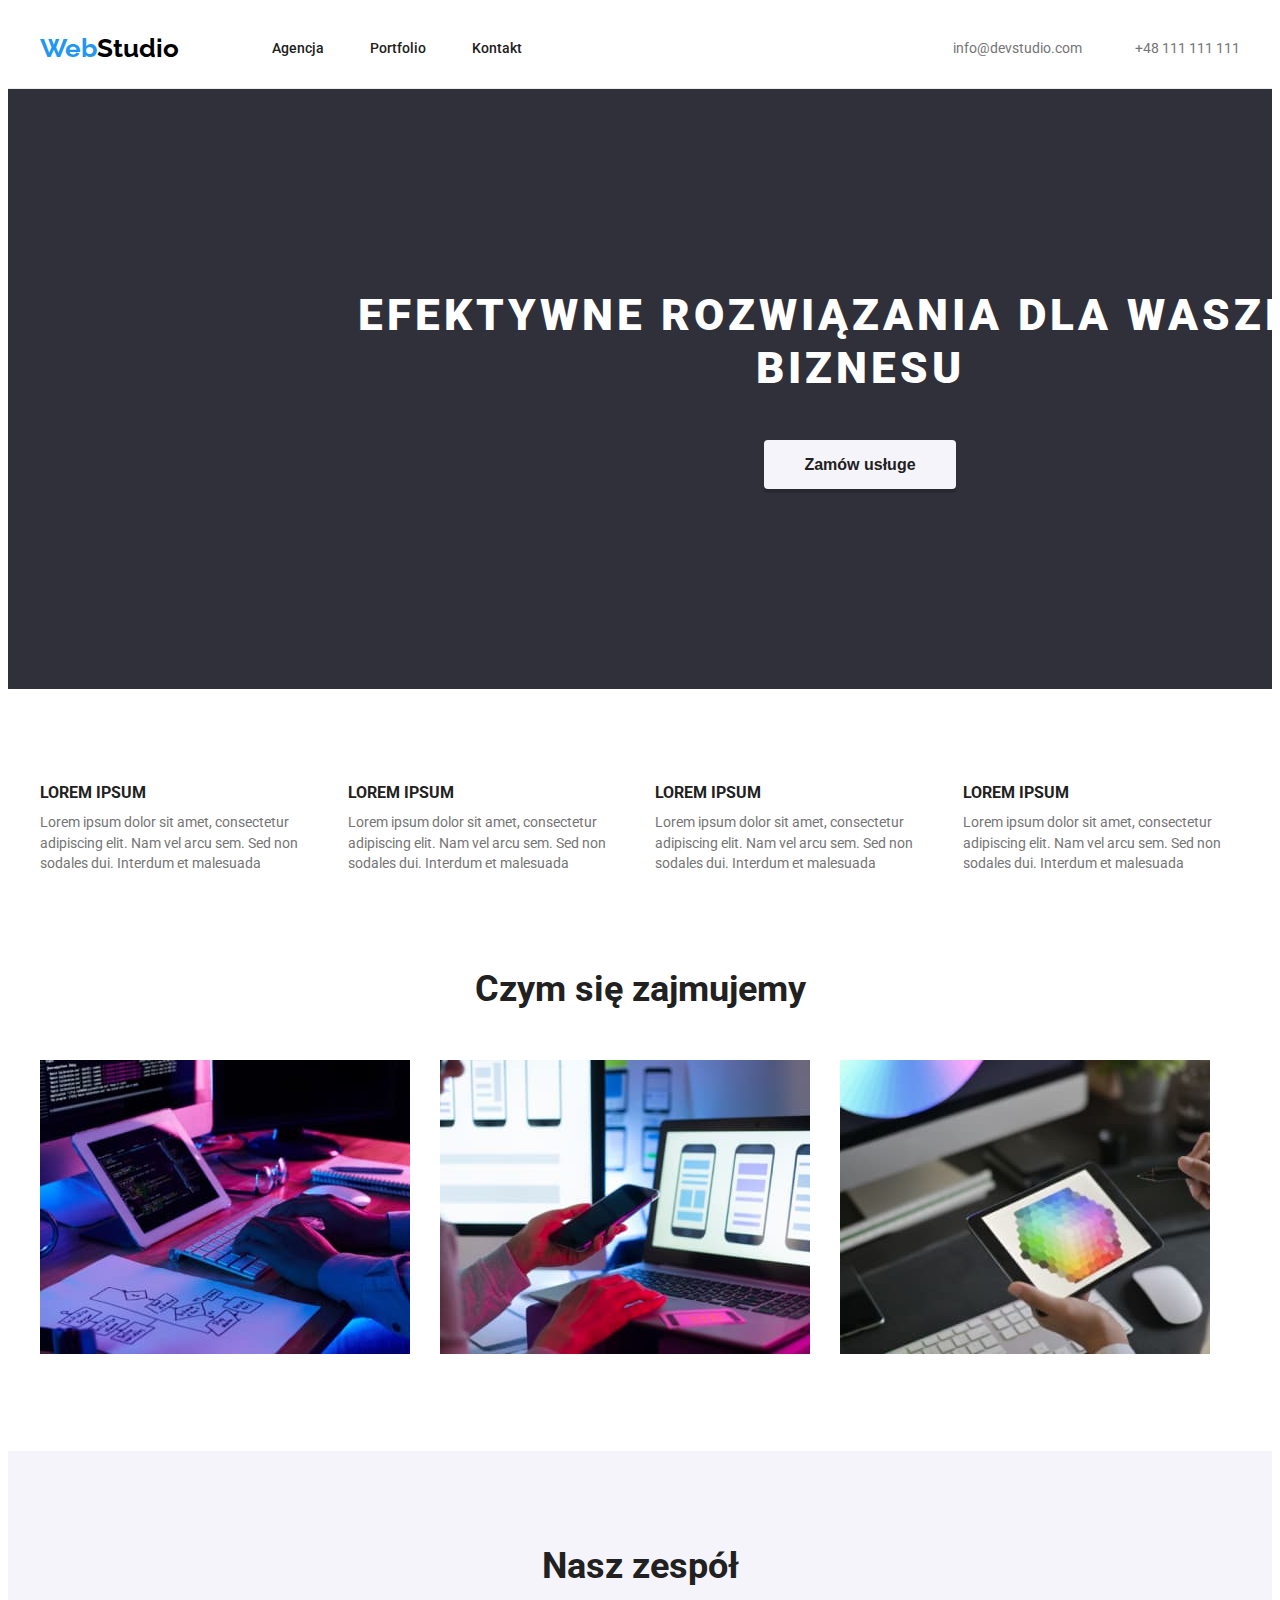
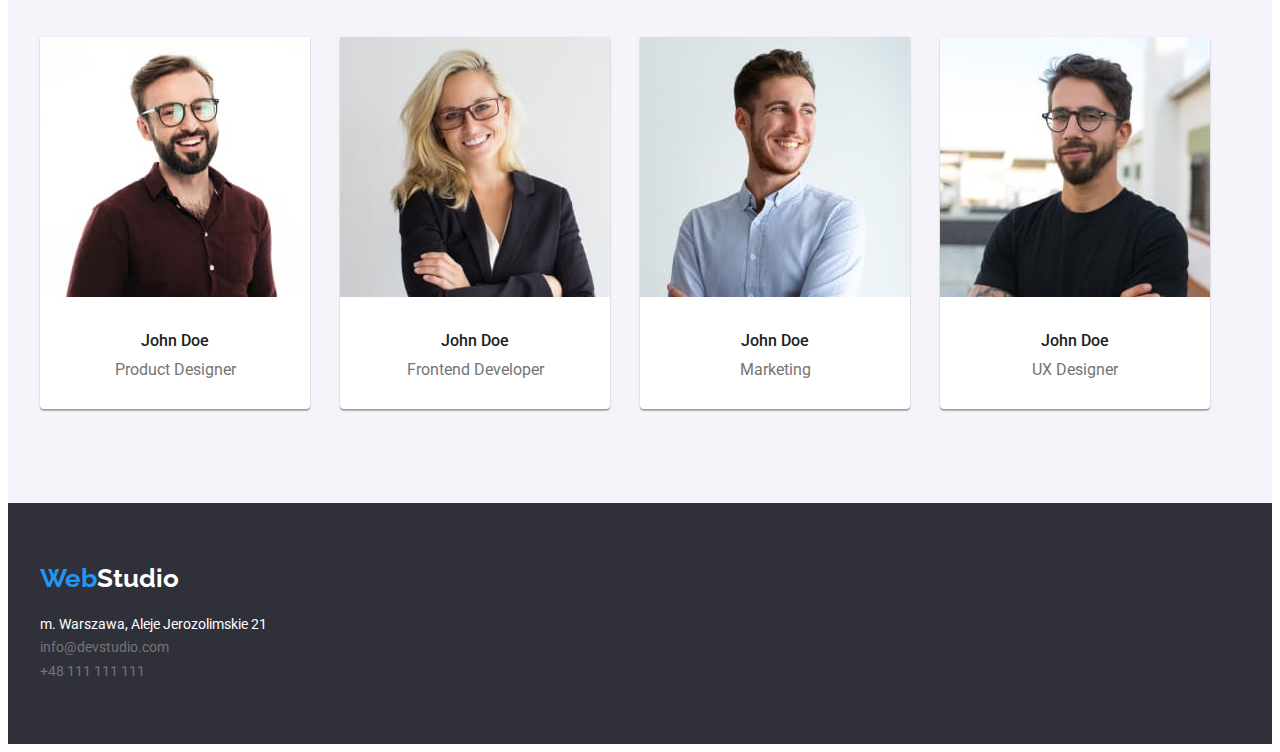
<file: index.html>
<!DOCTYPE html>
<html lang="pl">
  <head>
    <meta charset="UTF-8" />
    <meta http-equiv="X-UA-Compatible" content="ie=edge" />
    <meta name="viewport" content="width=device-width, initial-scale=1.0" />
    <title>WebStudio</title>
    <link rel="preconnect" href="https://fonts.googleapis.com" />
    <link rel="preconnect" href="https://fonts.gstatic.com" crossorigin />
    <link
      href="https://fonts.googleapis.com/css2?family=Raleway:wght@700&family=Roboto:wght@400;500;700;900&display=swap"
      rel="stylesheet"
    />
    <link
      rel="stylesheet"
      href="https://cdnjs.cloudflare.com/ajax/libs/modern-normalize/1.1.0/modern-normalize.min.css"
      integrity="sha512-wpPYUAdjBVSE4KJnH1VR1HeZfpl1ub8YT/NKx4PuQ5NmX2tKuGu6U/JRp5y+Y8XG2tV+wKQpNHVUX03MfMFn9Q=="
      crossorigin="anonymous"
      referrerpolicy="no-referrer"
    />
    <link rel="stylesheet" href="./css/styles.css" />
  </head>
  <body>
    <header class="header">
      <div class="container">
        <a href="index.html" class="logo link">
          <span class="logo-blue">Web</span>Studio
        </a>
        <nav>
          <ul class="menu">
            <li class="menu-item list-item">
              <a href="#" class="link">Agencja</a>
            </li>
            <li class="menu-item list-item">
              <a href="portfolio.html" class="link">Portfolio</a>
            </li>
            <li class="menu-item list-item">
              <a href="#" class="link">Kontakt</a>
            </li>
          </ul>
        </nav>
        <ul class="links">
          <a href="mailto:info@devstudio.com" class="link"
            >info@devstudio.com</a
          >
          <a href="tel:+48111111111" class="link">+48 111 111 111</a>
        </ul>
      </div>
    </header>
    <main>
      <!-- Hero section -->
      <section id="hero" class="section hero-section">
        <div class="container">
          <h1 class="hero-header">EFEKTYWNE ROZWIĄZANIA DLA WASZEGO BIZNESU</h1>
          <button type="button" class="hero-button button">Zamów usługe</button>
        </div>
      </section>

      <!-- Our Advantages section -->
      <section id="our-advantages" class="section our-advantages-section">
        <div class="container">
          <ul class="descriptions">
            <li class="description list-item">
              <h3 class="description-header">LOREM IPSUM</h3>
              <p class="description-content">
                Lorem ipsum dolor sit amet, consectetur adipiscing elit. Nam vel
                arcu sem. Sed non sodales dui. Interdum et malesuada
              </p>
            </li>
            <li class="description list-item">
              <h3 class="description-header">LOREM IPSUM</h3>
              <p class="description-content">
                Lorem ipsum dolor sit amet, consectetur adipiscing elit. Nam vel
                arcu sem. Sed non sodales dui. Interdum et malesuada
              </p>
            </li>
            <li class="description list-item">
              <h3 class="description-header">LOREM IPSUM</h3>
              <p class="description-content">
                Lorem ipsum dolor sit amet, consectetur adipiscing elit. Nam vel
                arcu sem. Sed non sodales dui. Interdum et malesuada
              </p>
            </li>
            <li class="description list-item">
              <h3 class="description-header">LOREM IPSUM</h3>
              <p class="description-content">
                Lorem ipsum dolor sit amet, consectetur adipiscing elit. Nam vel
                arcu sem. Sed non sodales dui. Interdum et malesuada
              </p>
            </li>
          </ul>
        </div>
      </section>
      <!-- end of Our Advantages section -->

      <!-- About section -->
      <section id="about" class="section about-section">
        <div class="container">
          <h2 class="section-header">Czym się zajmujemy</h2>
          <ul class="gallery">
            <li class="gallery-image list-item">
              <img
                src="./images/about/box1.jpg"
                alt="Implementowanie algorytmu narysowanego na kartce"
                width="370"
                height="294"
              />
            </li>
            <li class="gallery-image list-item">
              <img
                src="./images/about/box2.jpg"
                alt="Przeglądanie układów interfejsu aplikacji mobilnej na laptopie"
                width="370"
                height="294"
              />
            </li>
            <li class="gallery-image list-item">
              <img
                src="./images/about/box3.jpg"
                alt="Oglądanie palety barw na tablecie"
                width="370"
                height="294"
              />
            </li>
          </ul>
        </div>
      </section>
      <!-- end of About section -->

      <!-- Our Team section -->
      <section id="our-team" class="section our-team-section">
        <div class="container">
          <h2 class="section-header">Nasz zespół</h2>
          <ul class="cards">
            <li class="card list-item">
              <figure class="card-content">
                <img
                  src="./images/team/card1.jpg"
                  alt="John Doe photo"
                  width="270"
                  height="260"
                />
                <figcaption class="card-caption">
                  <p class="card-title">John Doe</p>
                  <p class="card-description">Product Designer</p>
                </figcaption>
              </figure>
            </li>
            <li class="card list-item">
              <figure class="card-content">
                <img
                  src="./images/team/card2.jpg"
                  alt="John Doe photo"
                  width="270"
                  height="260"
                />
                <figcaption class="card-caption">
                  <p class="card-title">John Doe</p>
                  <p class="card-description">Frontend Developer</p>
                </figcaption>
              </figure>
            </li>
            <li class="card list-item">
              <figure class="card-content">
                <img
                  src="./images/team/card3.jpg"
                  alt="John Doe photo"
                  width="270"
                  height="260"
                />
                <figcaption class="card-caption">
                  <p class="card-title">John Doe</p>
                  <p class="card-description">Marketing</p>
                </figcaption>
              </figure>
            </li>
            <li class="card list-item">
              <figure class="card-content">
                <img
                  src="./images/team/card4.jpg"
                  alt="John Doe photo"
                  width="270"
                  height="260"
                />
                <figcaption class="card-caption">
                  <p class="card-title">John Doe</p>
                  <p class="card-description">UX Designer</p>
                </figcaption>
              </figure>
            </li>
          </ul>
        </div>
      </section>
      <!-- end of Our Team section -->
    </main>
    <footer class="footer">
      <div class="container">
        <a href="index.html" class="logo link">
          <span class="logo-blue">Web</span>Studio
        </a>
        <address class="address">
          m. Warszawa, Aleje Jerozolimskie 21
          <br />
          <a href="mailto:info@devstudio.com" class="link"
            >info@devstudio.com</a
          >
          <br />
          <a href="tel:+48111111111" class="link">+48 111 111 111</a>
        </address>
      </div>
    </footer>
  </body>
</html>
</file>
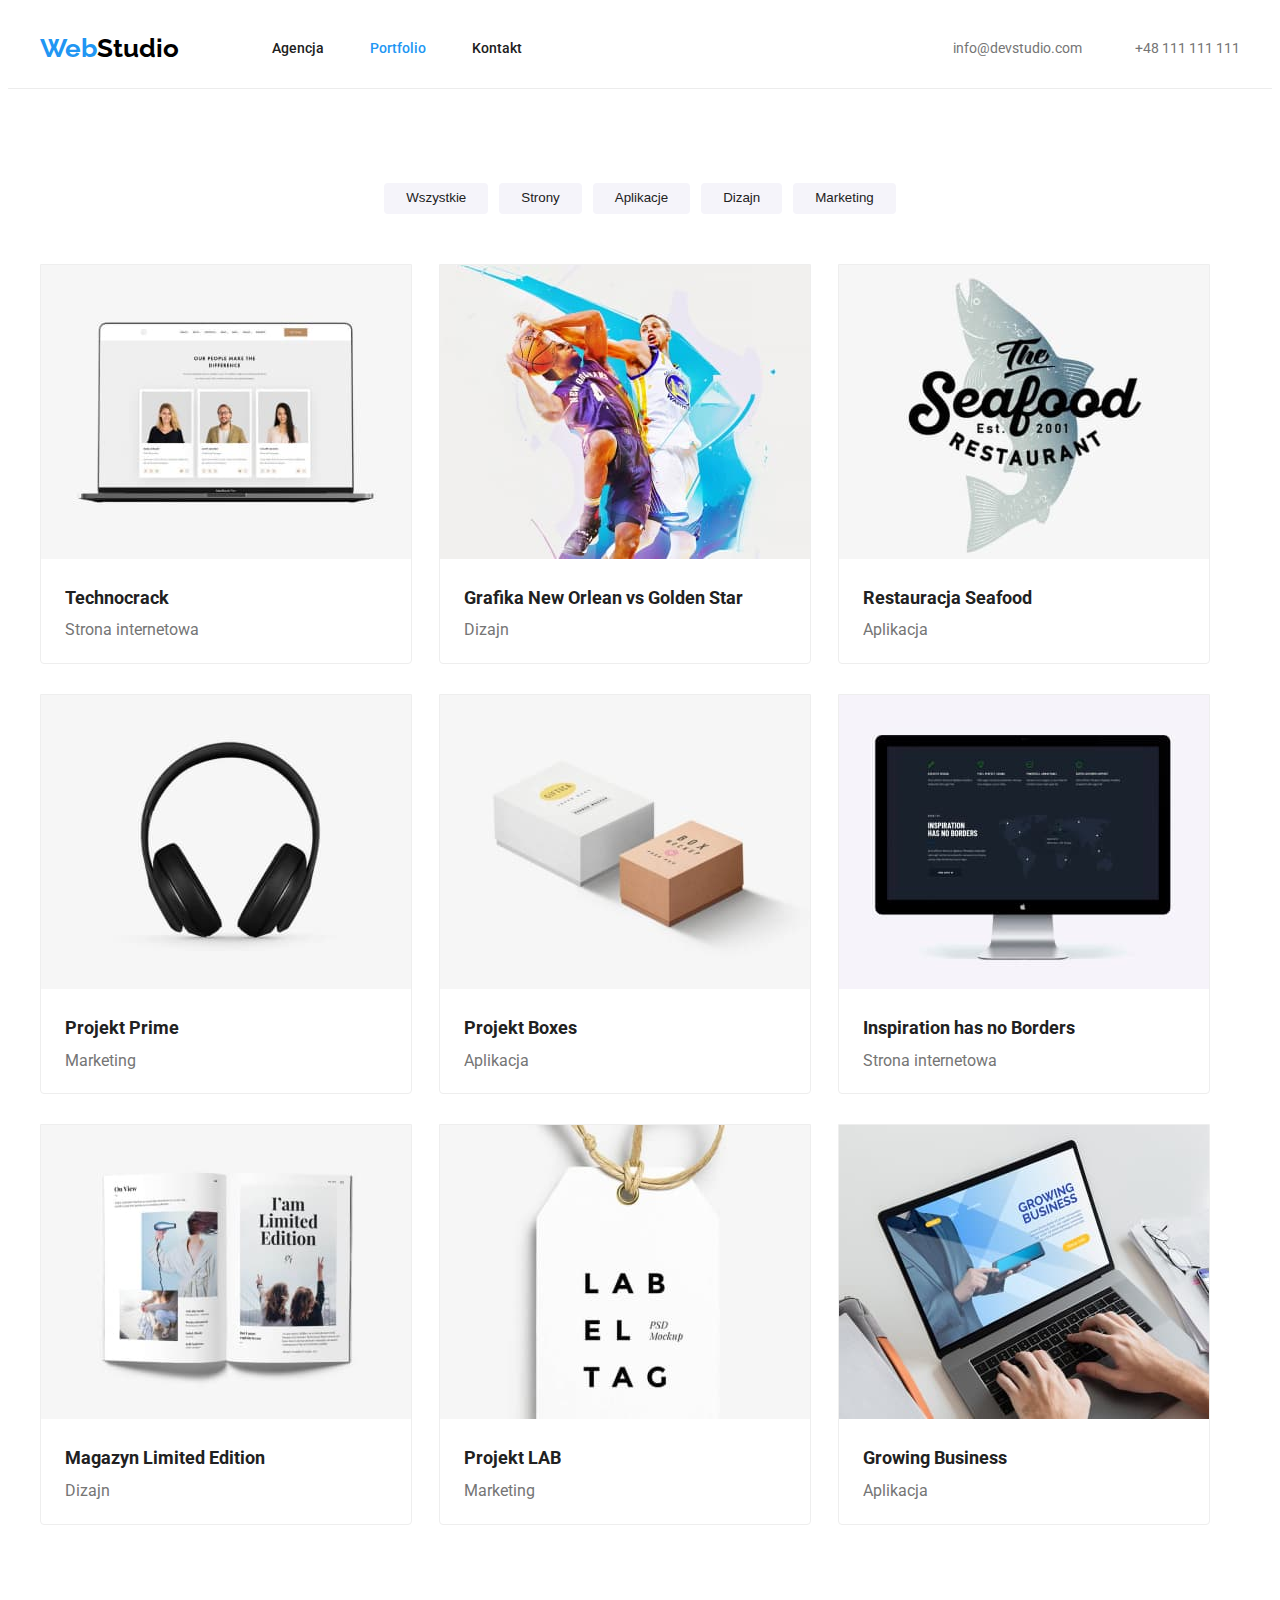
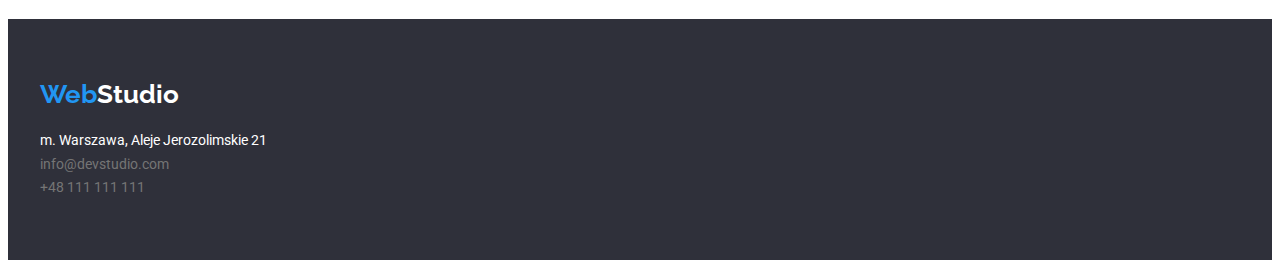
<file: portfolio.html>
<!DOCTYPE html>
<html lang="pl">
  <head>
    <meta charset="UTF-8" />
    <meta http-equiv="X-UA-Compatible" content="IE=edge" />
    <meta name="viewport" content="width=device-width, initial-scale=1.0" />
    <title>WebStudio - Portfolio</title>
    <link rel="preconnect" href="https://fonts.googleapis.com" />
    <link rel="preconnect" href="https://fonts.gstatic.com" crossorigin />
    <link
      href="https://fonts.googleapis.com/css2?family=Raleway:wght@700&family=Roboto:wght@400;500;700;900&display=swap"
      rel="stylesheet"
    />
    <link
      rel="stylesheet"
      href="https://cdnjs.cloudflare.com/ajax/libs/modern-normalize/1.1.0/modern-normalize.min.css"
      integrity="sha512-wpPYUAdjBVSE4KJnH1VR1HeZfpl1ub8YT/NKx4PuQ5NmX2tKuGu6U/JRp5y+Y8XG2tV+wKQpNHVUX03MfMFn9Q=="
      crossorigin="anonymous"
      referrerpolicy="no-referrer"
    />
    <link rel="stylesheet" href="./css/styles.css" />
  </head>
  <body>
    <header class="header">
      <div class="container">
        <a href="index.html" class="logo link">
          <span class="logo-blue">Web</span>Studio
        </a>
        <nav>
          <ul class="menu">
            <li class="menu-item list-item">
              <a href="#" class="link">Agencja</a>
            </li>
            <li class="menu-item list-item">
              <a href="portfolio.html" class="link active">Portfolio</a>
            </li>
            <li class="menu-item list-item">
              <a href="#" class="link">Kontakt</a>
            </li>
          </ul>
        </nav>
        <ul class="links">
          <a href="mailto:info@devstudio.com" class="link"
            >info@devstudio.com</a
          >
          <a href="tel:+48111111111" class="link">+48 111 111 111</a>
        </ul>
      </div>
    </header>
    <main>
      <!-- Portfolio section -->
      <section id="portfolio" class="section portfolio-section">
        <div class="container">
          <ul class="filters">
            <li class="filter list-item">
              <button type="button" class="button">Wszystkie</button>
            </li>
            <li class="filter list-item">
              <button type="button" class="button">Strony</button>
            </li>
            <li class="filter list-item">
              <button type="button" class="button">Aplikacje</button>
            </li>
            <li class="filter list-item">
              <button type="button" class="button">Dizajn</button>
            </li>
            <li class="filter list-item">
              <button type="button" class="button">Marketing</button>
            </li>
          </ul>
          <ul class="projects">
            <li class="card list-item">
              <figure>
                <img
                  src="./images/portfolio/technocrack.jpg"
                  alt="Technocrack website presented on a laptop"
                  width="370"
                  height="294"
                />
                <figcaption class="card-caption">
                  <p class="card-title">Technocrack</p>
                  <p class="card-description">Strona internetowa</p>
                </figcaption>
              </figure>
            </li>
            <li class="card list-item">
              <figure>
                <img
                  src="./images/portfolio/new_orlean_vs_golden_star.jpg"
                  alt="a player of Golden Star team tries to take the ball away from the rival"
                  width="370"
                  height="294"
                />
                <figcaption class="card-caption">
                  <p class="card-title">Grafika New Orlean vs Golden Star</p>
                  <p class="card-description">Dizajn</p>
                </figcaption>
              </figure>
            </li>
            <li class="card list-item">
              <figure>
                <img
                  src="./images/portfolio/seafood.jpg"
                  alt="Seafood restaurant logo on fish background"
                  width="370"
                  height="294"
                />
                <figcaption class="card-caption">
                  <p class="card-title">Restauracja Seafood</p>
                  <p class="card-description">Aplikacja</p>
                </figcaption>
              </figure>
            </li>
            <li class="card list-item">
              <figure>
                <img
                  src="./images/portfolio/prime.jpg"
                  alt="black over-ear headphones"
                  width="370"
                  height="294"
                />
                <figcaption class="card-caption">
                  <p class="card-title">Projekt Prime</p>
                  <p class="card-description">Marketing</p>
                </figcaption>
              </figure>
            </li>
            <li class="card list-item">
              <figure>
                <img
                  src="./images/portfolio/boxes.jpg"
                  alt="two elegant gift boxes"
                  width="370"
                  height="294"
                />
                <figcaption class="card-caption">
                  <p class="card-title">Projekt Boxes</p>
                  <p class="card-description">Aplikacja</p>
                </figcaption>
              </figure>
            </li>
            <li class="card list-item">
              <figure>
                <img
                  src="./images/portfolio/inspiration_has_no_borders.jpg"
                  alt="the About Us subpage of a website displayed on a Mac"
                  width="370"
                  height="294"
                />
                <figcaption class="card-caption">
                  <p class="card-title">Inspiration has no Borders</p>
                  <p class="card-description">Strona internetowa</p>
                </figcaption>
              </figure>
            </li>
            <li class="card list-item">
              <figure>
                <img
                  src="./images/portfolio/limited_edition.jpg"
                  alt="Limited Edition magazine opened on pages 22 and 23"
                  width="370"
                  height="294"
                />
                <figcaption class="card-caption">
                  <p class="card-title">Magazyn Limited Edition</p>
                  <p class="card-description">Dizajn</p>
                </figcaption>
              </figure>
            </li>
            <li class="card list-item">
              <figure>
                <img
                  src="./images/portfolio/LAB.jpg"
                  alt="white pendant with print"
                  width="370"
                  height="294"
                />
                <figcaption class="card-caption">
                  <p class="card-title">Projekt LAB</p>
                  <p class="card-description">Marketing</p>
                </figcaption>
              </figure>
            </li>
            <li class="card list-item">
              <figure>
                <img
                  src="./images/portfolio/growing_business.jpg"
                  alt="Browsing a Growing Business website on a laptop"
                  width="370"
                  height="294"
                />
                <figcaption class="card-caption">
                  <p class="card-title">Growing Business</p>
                  <p class="card-description">Aplikacja</p>
                </figcaption>
              </figure>
            </li>
          </ul>
        </div>
      </section>
      <!-- end of Portfolio section -->
    </main>
    <footer class="footer">
      <div class="container">
        <a href="index.html" class="logo link">
          <span class="logo-blue">Web</span>Studio
        </a>
        <address class="address">
          m. Warszawa, Aleje Jerozolimskie 21
          <br />
          <a href="mailto:info@devstudio.com" class="link"
            >info@devstudio.com</a
          >
          <br />
          <a href="tel:+48111111111" class="link">+48 111 111 111</a>
        </address>
      </div>
    </footer>
  </body>
</html>
</file>
<file: css/styles.css>
:root {
  --color1: rgb(33, 150, 243);
  --color2: rgb(0, 0, 0);
  --color3: rgb(33, 33, 33);
  --color4: rgb(117, 117, 117);
  --color5: rgb(255, 255, 255);
  --bg-color1: rgb(47, 48, 58);
  --bg-color2: rgb(245, 244, 250);
  --border-color1: rgb(236, 236, 236);
  --border-color2: rgb(238, 238, 238);
  --shadow-color1: rgba(0, 0, 0, 0.15);
}

body {
  color: var(--color3);
  font-size: 14px;
  font-family: Roboto, sans-serif;
}

ul,
h1,
h2,
h3,
h4,
h5,
h6,
p {
  margin: 0;
  padding: 0;
}

.container {
  width: 1200px;
  margin: 0px auto;
  padding: 0 15px;
}

.header {
  border-bottom: 1px solid var(--border-color1);
}

.header .container,
.menu {
  display: flex;
  align-items: center;
}

.header .menu {
  margin-left: 93px;
}

.menu .menu-item {
  margin-left: 46px;
}

.menu .menu-item:first-child {
  margin-left: 0;
}

.header .links {
  margin-left: auto;
}

.links .link {
  margin-right: 50px;
}

.links .link:last-child {
  margin-right: 0;
}

.header .container {
  padding-top: 25px;
  padding-bottom: 25px;
}

.section {
  padding: 94px 0;
  text-align: center;
}

.section .list-item {
  margin-right: 30px;
}

.section .list-item:last-child {
  margin-right: 0;
}

.list-item {
  list-style-type: none;
}

.link {
  text-decoration: none;
  color: var(--color4);
}

.button {
  background-color: var(--bg-color2);
  color: var(--color3);
  border: none;
  border-radius: 4px;
}

.button:hover,
.button:focus {
  background-color: var(--color1);
  color: var(--color5);
  cursor: pointer;
  box-shadow: 0px 3px 1px rgba(0, 0, 0, 0.1), 0px 1px 2px rgba(0, 0, 0, 0.08),
    0px 2px 2px rgba(0, 0, 0, 0.12);
}

.menu .link {
  color: var(--color3);
  font-weight: 500;
}

.link:hover,
.link:focus,
.link.active {
  color: var(--color1);
}

.card figure {
  margin: 0;
  padding: 0;
}

.logo {
  font-family: Raleway, sans-serif;
  font-size: 26px;
  font-weight: bold;
  color: var(--color2);
}

.header .logo {
  color: var(--color2);
}

.hero-section .container {
  padding: 106px 252px;
}

.hero-header {
  font-weight: 900;
  font-size: 44px;
  line-height: 1.2;
  padding: 0 25px 15px;
  letter-spacing: 4px;
}

.hero-section,
.footer {
  background-color: var(--bg-color1);
  color: var(--color5);
}

.hero-button {
  font-weight: 700;
  font-size: 16px;
  line-height: 1.6;
  margin-top: 30px;
  padding: 12px 40px;
  box-shadow: 0px 4px var(--shadow-color1);
}

.descriptions,
.gallery,
.cards,
.projects {
  display: flex;
}

.description {
  text-align: left;
}

.description-content {
  color: var(--color4);
  line-height: 1.46;
  margin-top: 10px;
}

.section-header {
  color: var(--color3);
  font-size: 36px;
  margin-bottom: 50px;
}

.about-section {
  padding-top: 0;
}

.our-team-section {
  background-color: var(--bg-color2);
}

.section .card {
  background-color: var(--color5);
  justify-content: space-between;
}

.card {
  font-size: 16px;
  border-bottom-left-radius: 4px;
  border-bottom-right-radius: 4px;
  box-shadow: 0px 1px 3px rgba(0, 0, 0, 0.12), 0px 1px 1px rgba(0, 0, 0, 0.14),
    0px 2px 1px rgba(0, 0, 0, 0.2);
}

.card .card-caption {
  padding: 30px 0;
}

.card-title {
  color: var(--color3);
  font-weight: 500;
}

.card-description {
  color: var(--color4);
  margin-top: 10px;
}

.filters {
  text-align: center;
}

.filters .filter {
  display: inline;
  margin-right: 8px;
}

.filter .button {
  font-weight: 500;
  line-height: 1.39;
  padding: 6px 22px;
}

.projects {
  flex-wrap: wrap;
  padding-top: 50px;
}

.projects .card {
  text-align: left;
  margin-bottom: 30px;
  margin-right: 27px;
  box-shadow: none;
  border: 1px solid var(--border-color2);
}

.projects .card:nth-child(3n) {
  margin-right: 0px;
}

.projects .card-caption {
  padding: 20px 24px;
}

.projects .card-title {
  font-weight: 700;
  font-size: 18px;
  line-height: 1.71;
}

.projects .card:nth-last-child(-n + 3) {
  margin-bottom: 0;
}

.projects .card-description {
  line-height: 1.6;
  margin-top: 4px;
}

.footer .container {
  padding-top: 60px;
  padding-bottom: 60px;
}

.footer .logo {
  color: var(--color5);
}

.address {
  font-style: normal;
  line-height: 1.71;
  margin-top: 20px;
}

.address .link {
  padding-top: 9px;
}

.logo > .logo-blue {
  color: var(--color1);
}
</file>
